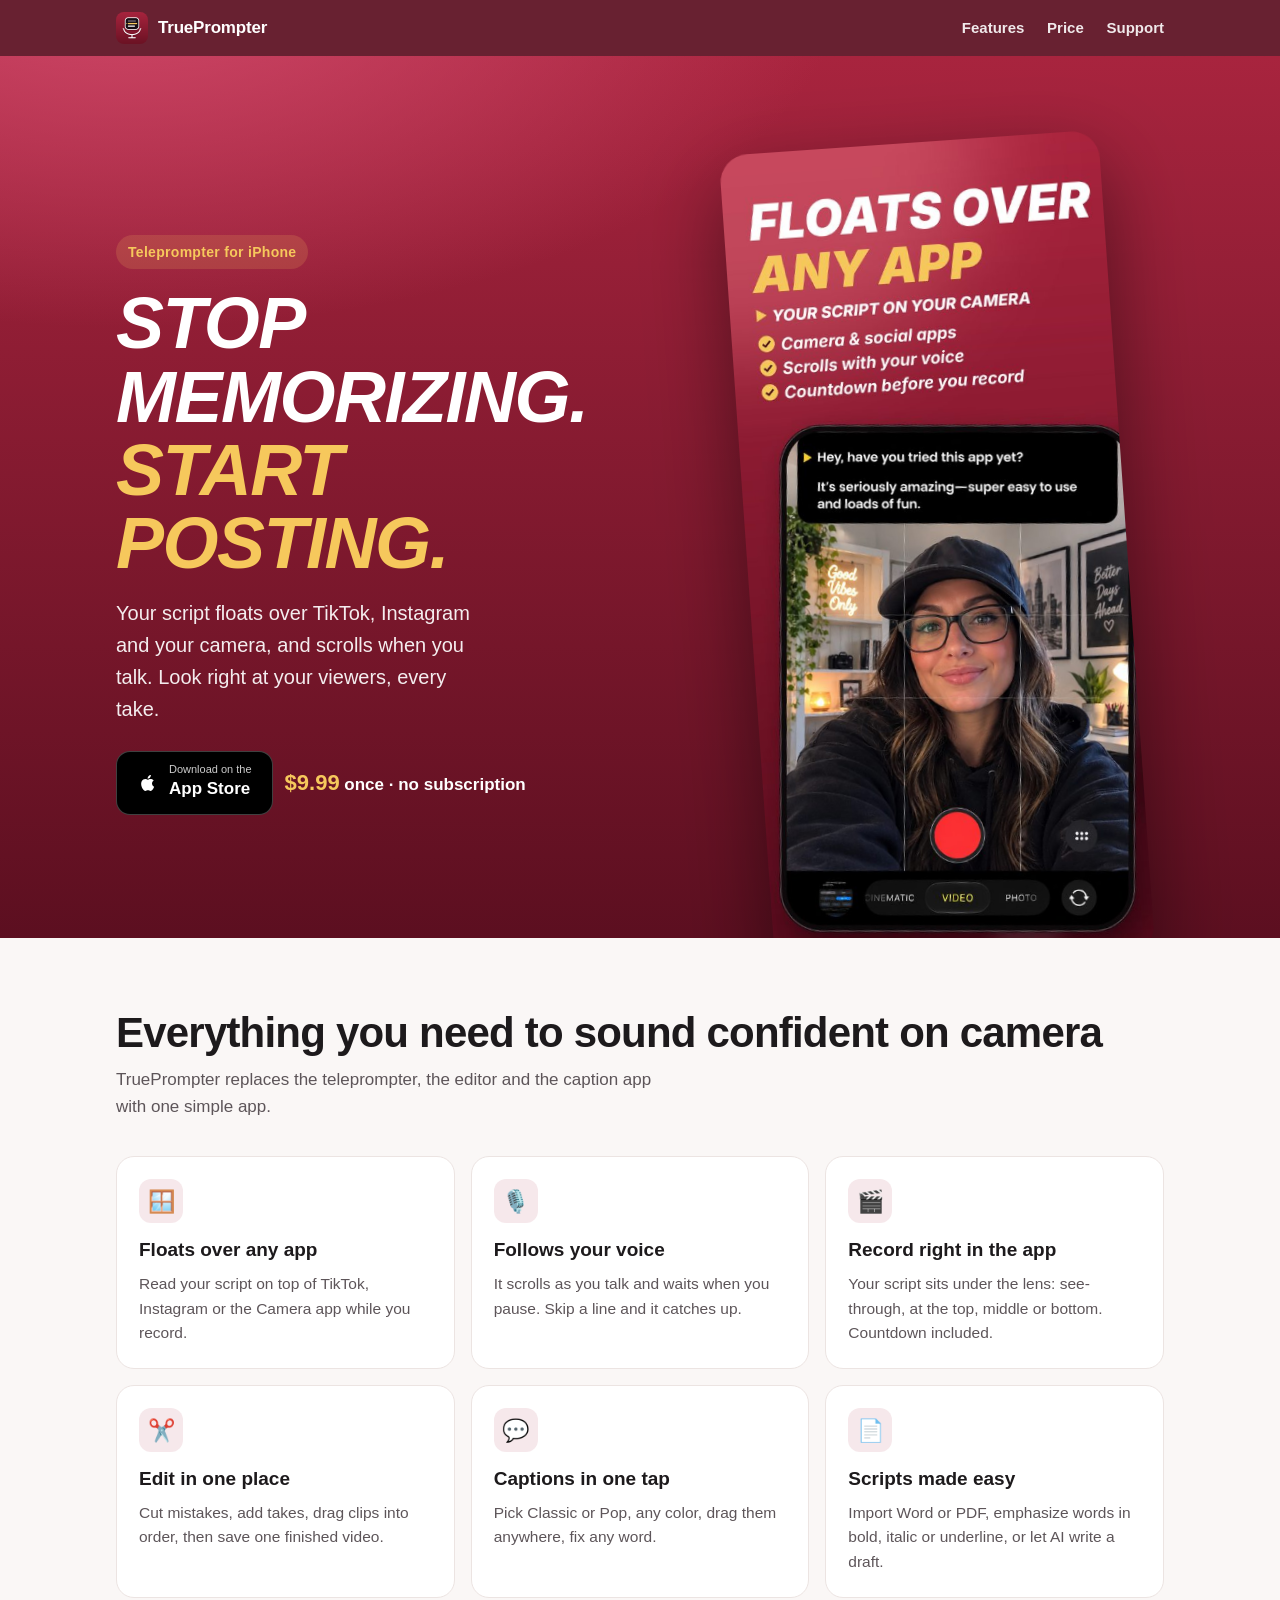
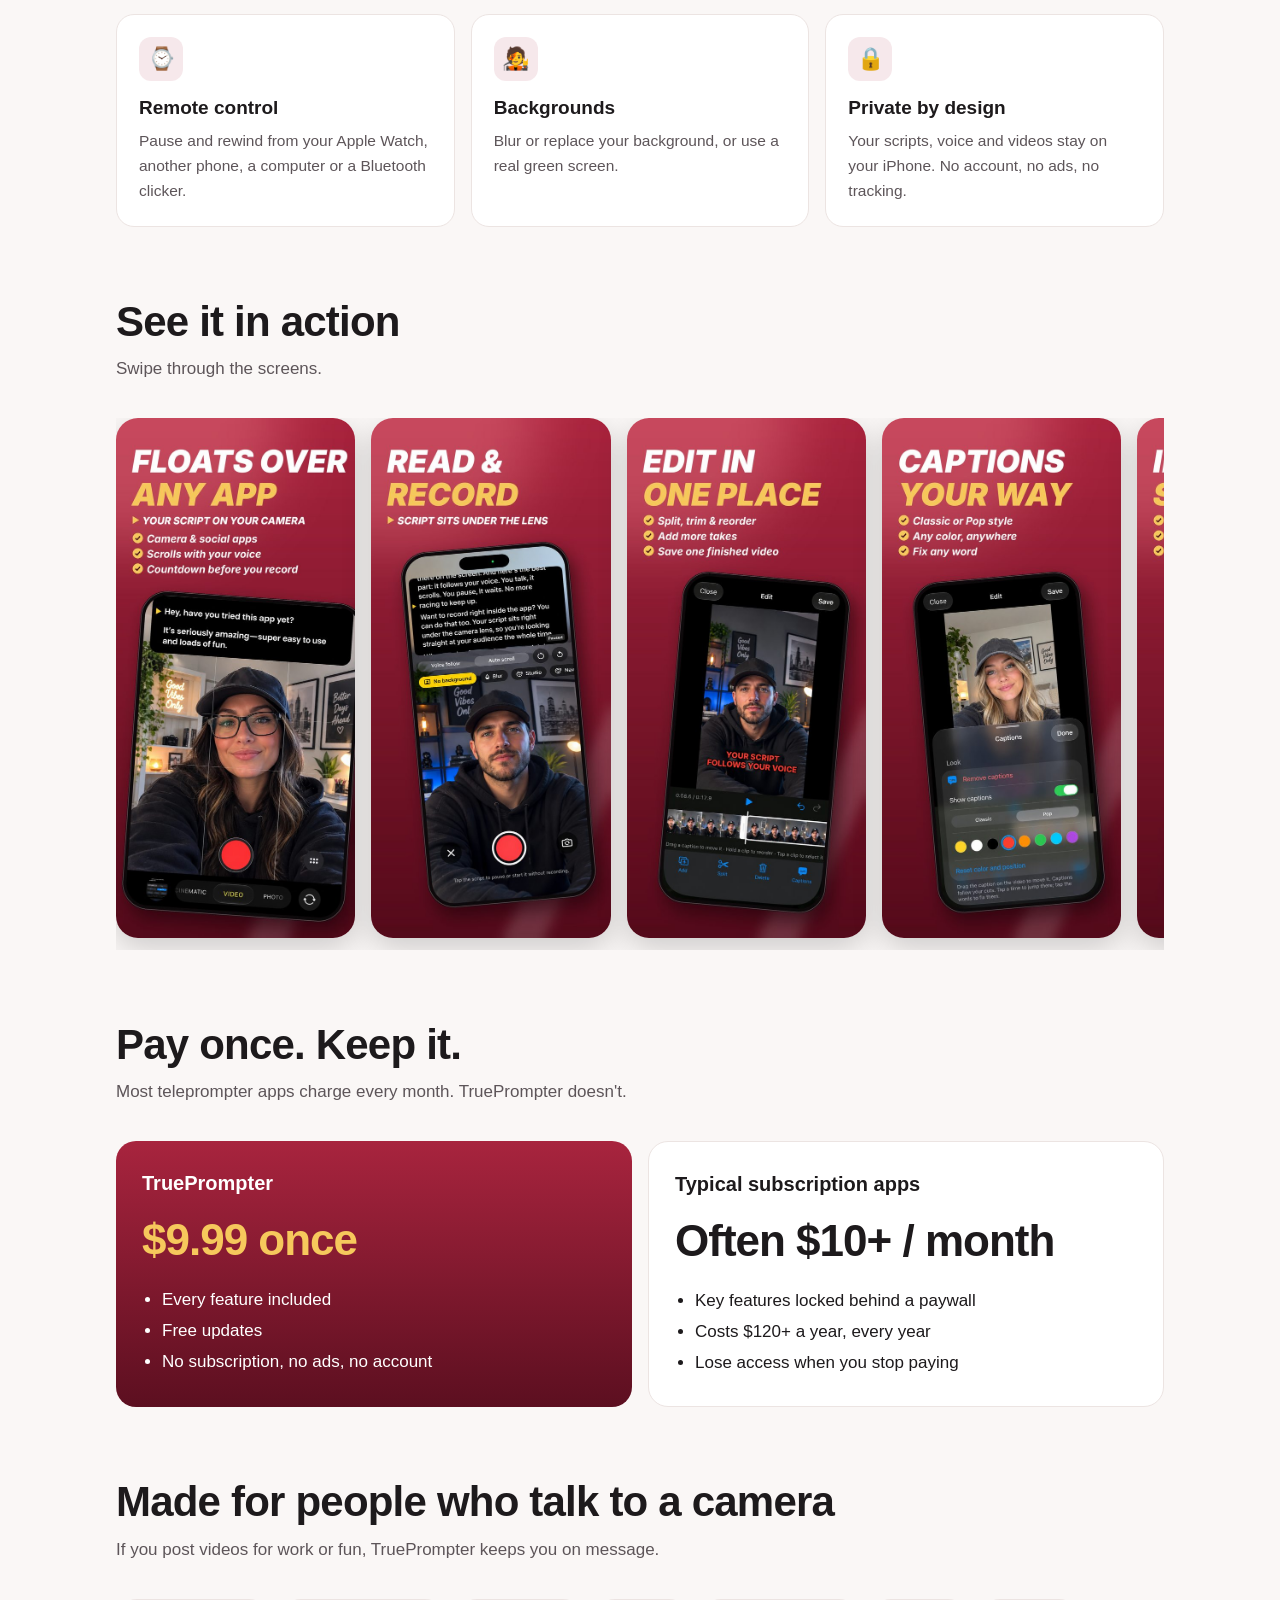
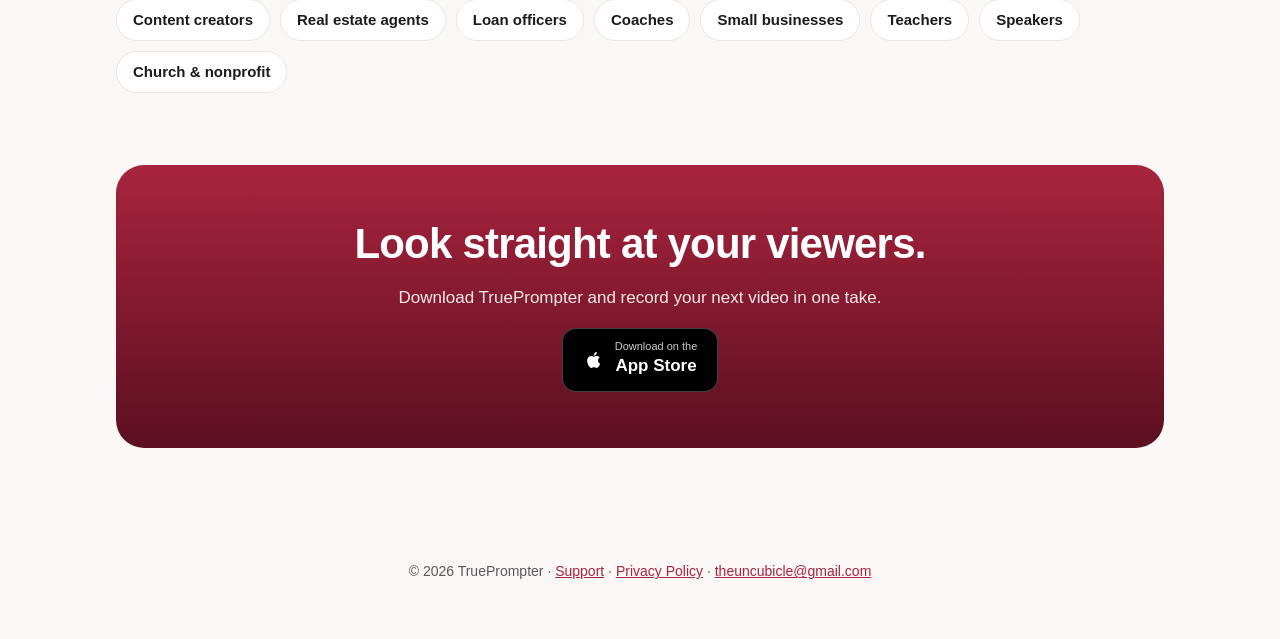
<file: index.html>
<!doctype html>
<html lang="en">
<head>
<meta charset="utf-8">
<meta name="viewport" content="width=device-width, initial-scale=1">
<title>TruePrompter: Teleprompter</title>
<meta name="description" content="The teleprompter that floats over any app and follows your voice. Record, cut, caption and save one finished video. Pay once, no subscription.">
<meta property="og:title" content="TruePrompter: the teleprompter that follows your voice">
<meta property="og:description" content="Floats over TikTok, Instagram and your camera. Scrolls when you talk, waits when you pause. Pay once, no subscription.">
<meta property="og:image" content="https://theuncubicle-hub.github.io/trueprompter/img/01-float.jpg">
<link rel="icon" href="favicon.png">
<link rel="apple-touch-icon" href="apple-touch-icon.png">
<style>
:root {
  --burgundy: #a8243e; --burgundy-deep: #5c0f20; --gold: #f6c85c;
  --ink: #1d1a1c; --muted: #5d5559; --bg: #faf7f6; --card: #fff; --line: #ece4e2;
}
@media (prefers-color-scheme: dark) {
  :root { --ink: #f3eeee; --muted: #b9adb0; --bg: #161113; --card: #211a1d; --line: #3a2e32; }
}
* { box-sizing: border-box; }
html { scroll-behavior: smooth; }
body { margin: 0; font: 17px/1.6 -apple-system, BlinkMacSystemFont, "Segoe UI", Roboto, Helvetica, Arial, sans-serif; color: var(--ink); background: var(--bg); }
a { color: var(--burgundy); }
@media (prefers-color-scheme: dark) { a { color: var(--gold); } }
.wrap { max-width: 1080px; margin: 0 auto; padding: 0 16px; }

/* top bar */
.bar { position: sticky; top: 0; z-index: 5; background: rgba(92,15,32,.92); backdrop-filter: blur(10px); -webkit-backdrop-filter: blur(10px); }
.bar .wrap { display: flex; align-items: center; justify-content: space-between; height: 56px; }
.brand { display: flex; align-items: center; gap: 10px; color: #fff; text-decoration: none; font-weight: 800; letter-spacing: -.2px; }
.brand img { width: 32px; height: 32px; border-radius: 8px; }
.bar nav a { color: #fff; text-decoration: none; font-size: 15px; font-weight: 600; margin-left: 18px; opacity: .9; }

/* hero */
.hero { background: radial-gradient(1200px 600px at 10% -10%, #d0496a 0%, transparent 60%), linear-gradient(180deg, var(--burgundy), var(--burgundy-deep)); color: #fff; overflow: hidden; }
.hero .wrap { display: grid; grid-template-columns: 1.1fr .9fr; gap: 32px; align-items: center; padding-top: 56px; padding-bottom: 0; }
.eyebrow { display: inline-block; background: rgba(246,200,92,.16); color: var(--gold); font-weight: 700; font-size: 14px; padding: 6px 12px; border-radius: 999px; letter-spacing: .3px; }
.hero h1 { font-size: clamp(40px, 6.4vw, 72px); line-height: 1.02; margin: 18px 0 16px; font-weight: 900; font-style: italic; letter-spacing: -1.5px; text-transform: uppercase; }
.hero h1 span { color: var(--gold); display: block; }
.hero p.lead { font-size: 20px; opacity: .92; max-width: 34ch; margin: 0 0 26px; }
.cta { display: flex; flex-wrap: wrap; gap: 12px; align-items: center; }
.store { display: inline-flex; align-items: center; gap: 10px; background: #000; color: #fff !important; text-decoration: none; padding: 12px 20px; border-radius: 14px; font-weight: 700; border: 1px solid rgba(255,255,255,.25); }
.store svg { width: 22px; height: 22px; fill: #fff; }
.store small { display: block; font-size: 11px; font-weight: 500; opacity: .8; line-height: 1; }
.price { color: #fff; font-weight: 700; }
.price b { color: var(--gold); font-size: 22px; }
.hero-phone { align-self: end; justify-self: center; }
.hero-phone img { width: min(380px, 80vw); display: block; transform: rotate(-4deg) translateY(30px); filter: drop-shadow(0 30px 40px rgba(0,0,0,.45)); border-radius: 28px; }

/* sections */
section { padding: 72px 0; }
h2 { font-size: clamp(30px, 4vw, 42px); line-height: 1.1; margin: 0 0 10px; font-weight: 900; letter-spacing: -.8px; }
.sub { color: var(--muted); margin: 0 0 36px; max-width: 60ch; }
.features { display: grid; grid-template-columns: repeat(3, 1fr); gap: 16px; }
.feature { background: var(--card); border: 1px solid var(--line); border-radius: 18px; padding: 22px; }
.feature .ico { width: 44px; height: 44px; border-radius: 12px; display: grid; place-items: center; background: rgba(168,36,62,.1); font-size: 22px; margin-bottom: 12px; }
.feature h3 { margin: 0 0 6px; font-size: 19px; }
.feature p { margin: 0; color: var(--muted); font-size: 15.5px; }

.shots { display: flex; gap: 16px; overflow-x: auto; scroll-snap-type: x mandatory; padding-bottom: 12px; -webkit-overflow-scrolling: touch; }
.shots img { height: 520px; width: auto; border-radius: 22px; scroll-snap-align: start; box-shadow: 0 10px 30px rgba(0,0,0,.18); }

.compare { display: grid; grid-template-columns: 1fr 1fr; gap: 16px; }
.plan { border-radius: 20px; padding: 26px; border: 1px solid var(--line); background: var(--card); }
.plan.us { background: linear-gradient(180deg, var(--burgundy), var(--burgundy-deep)); color: #fff; border: none; }
.plan h3 { margin: 0 0 4px; font-size: 20px; }
.plan .amount { font-size: 44px; font-weight: 900; letter-spacing: -1px; margin: 6px 0 10px; }
.plan.us .amount { color: var(--gold); }
.plan ul { margin: 0; padding-left: 20px; }
.plan li { margin: 4px 0; }

.who { display: flex; flex-wrap: wrap; gap: 10px; }
.who span { background: var(--card); border: 1px solid var(--line); border-radius: 999px; padding: 8px 16px; font-weight: 600; font-size: 15px; }

.final { text-align: center; background: linear-gradient(180deg, var(--burgundy), var(--burgundy-deep)); color: #fff; border-radius: 28px; padding: 56px 20px; }
.final h2 { color: #fff; }
.final p { opacity: .9; }
.final .cta { justify-content: center; }

footer { text-align: center; color: var(--muted); font-size: 14px; padding: 40px 16px 56px; }

@media (max-width: 820px) {
  .hero .wrap { grid-template-columns: 1fr; padding-top: 40px; text-align: left; }
  .hero-phone img { transform: rotate(-3deg) translateY(24px); width: min(300px, 78vw); }
  .features { grid-template-columns: 1fr; }
  .compare { grid-template-columns: 1fr; }
  .shots img { height: 440px; }
  .bar nav a:not(:last-child) { display: none; }
  section { padding: 56px 0; }
}
</style>
</head>
<body>

<div class="bar">
  <div class="wrap">
    <a class="brand" href="./"><img src="icon.png" alt="">TruePrompter</a>
    <nav>
      <a href="#features">Features</a>
      <a href="#price">Price</a>
      <a href="support.html">Support</a>
    </nav>
  </div>
</div>

<header class="hero">
  <div class="wrap">
    <div>
      <span class="eyebrow">Teleprompter for iPhone</span>
      <h1>Stop memorizing. <span>Start posting.</span></h1>
      <p class="lead">Your script floats over TikTok, Instagram and your camera, and scrolls when you talk. Look right at your viewers, every take.</p>
      <div class="cta">
        <a class="store" id="store" href="#">
          <svg viewBox="0 0 24 24" aria-hidden="true"><path d="M16.37 12.6c-.02-2.2 1.8-3.26 1.88-3.31-1.03-1.5-2.62-1.7-3.18-1.73-1.35-.14-2.64.8-3.33.8-.69 0-1.74-.78-2.86-.76-1.47.02-2.83.86-3.59 2.17-1.53 2.66-.39 6.59 1.1 8.74.73 1.05 1.6 2.24 2.73 2.19 1.1-.04 1.51-.71 2.84-.71 1.32 0 1.7.71 2.86.69 1.18-.02 1.93-1.07 2.65-2.13.84-1.22 1.18-2.4 1.2-2.46-.03-.01-2.3-.88-2.3-3.5zM14.2 6.13c.6-.73 1.01-1.75.9-2.76-.87.04-1.92.58-2.55 1.31-.56.65-1.05 1.69-.92 2.68.97.08 1.96-.49 2.57-1.23z"/></svg>
          <span><small id="store-small">Download on the</small>App Store</span>
        </a>
        <span class="price"><b>$9.99</b> once · no subscription</span>
      </div>
    </div>
    <div class="hero-phone"><img src="img/01-float.jpg" alt="TruePrompter floating a script over the iPhone camera"></div>
  </div>
</header>

<main>
  <section id="features">
    <div class="wrap">
      <h2>Everything you need to sound confident on camera</h2>
      <p class="sub">TruePrompter replaces the teleprompter, the editor and the caption app with one simple app.</p>
      <div class="features">
        <div class="feature"><div class="ico">🪟</div><h3>Floats over any app</h3><p>Read your script on top of TikTok, Instagram or the Camera app while you record.</p></div>
        <div class="feature"><div class="ico">🎙️</div><h3>Follows your voice</h3><p>It scrolls as you talk and waits when you pause. Skip a line and it catches up.</p></div>
        <div class="feature"><div class="ico">🎬</div><h3>Record right in the app</h3><p>Your script sits under the lens: see-through, at the top, middle or bottom. Countdown included.</p></div>
        <div class="feature"><div class="ico">✂️</div><h3>Edit in one place</h3><p>Cut mistakes, add takes, drag clips into order, then save one finished video.</p></div>
        <div class="feature"><div class="ico">💬</div><h3>Captions in one tap</h3><p>Pick Classic or Pop, any color, drag them anywhere, fix any word.</p></div>
        <div class="feature"><div class="ico">📄</div><h3>Scripts made easy</h3><p>Import Word or PDF, emphasize words in bold, italic or underline, or let AI write a draft.</p></div>
        <div class="feature"><div class="ico">⌚</div><h3>Remote control</h3><p>Pause and rewind from your Apple Watch, another phone, a computer or a Bluetooth clicker.</p></div>
        <div class="feature"><div class="ico">🧑‍🎤</div><h3>Backgrounds</h3><p>Blur or replace your background, or use a real green screen.</p></div>
        <div class="feature"><div class="ico">🔒</div><h3>Private by design</h3><p>Your scripts, voice and videos stay on your iPhone. No account, no ads, no tracking.</p></div>
      </div>
    </div>
  </section>

  <section style="padding-top:0">
    <div class="wrap">
      <h2>See it in action</h2>
      <p class="sub">Swipe through the screens.</p>
      <div class="shots">
        <img src="img/01-float.jpg" alt="Floats over any app" loading="lazy">
        <img src="img/02-record.jpg" alt="Read and record" loading="lazy">
        <img src="img/03-edit.jpg" alt="Edit in one place" loading="lazy">
        <img src="img/04-captions.jpg" alt="Captions your way" loading="lazy">
        <img src="img/05-scripts.jpg" alt="Import scripts" loading="lazy">
        <img src="img/06-pay-once.jpg" alt="Pay once, keep it" loading="lazy">
      </div>
    </div>
  </section>

  <section id="price" style="padding-top:0">
    <div class="wrap">
      <h2>Pay once. Keep it.</h2>
      <p class="sub">Most teleprompter apps charge every month. TruePrompter doesn't.</p>
      <div class="compare">
        <div class="plan us">
          <h3>TruePrompter</h3>
          <div class="amount">$9.99 once</div>
          <ul>
            <li>Every feature included</li>
            <li>Free updates</li>
            <li>No subscription, no ads, no account</li>
          </ul>
        </div>
        <div class="plan">
          <h3>Typical subscription apps</h3>
          <div class="amount">Often $10+ / month</div>
          <ul>
            <li>Key features locked behind a paywall</li>
            <li>Costs $120+ a year, every year</li>
            <li>Lose access when you stop paying</li>
          </ul>
        </div>
      </div>
    </div>
  </section>

  <section style="padding-top:0">
    <div class="wrap">
      <h2>Made for people who talk to a camera</h2>
      <p class="sub">If you post videos for work or fun, TruePrompter keeps you on message.</p>
      <div class="who">
        <span>Content creators</span><span>Real estate agents</span><span>Loan officers</span><span>Coaches</span><span>Small businesses</span><span>Teachers</span><span>Speakers</span><span>Church &amp; nonprofit</span>
      </div>
    </div>
  </section>

  <section style="padding-top:0">
    <div class="wrap">
      <div class="final">
        <h2>Look straight at your viewers.</h2>
        <p>Download TruePrompter and record your next video in one take.</p>
        <div class="cta">
          <a class="store" href="#" data-store>
            <svg viewBox="0 0 24 24" aria-hidden="true"><path d="M16.37 12.6c-.02-2.2 1.8-3.26 1.88-3.31-1.03-1.5-2.62-1.7-3.18-1.73-1.35-.14-2.64.8-3.33.8-.69 0-1.74-.78-2.86-.76-1.47.02-2.83.86-3.59 2.17-1.53 2.66-.39 6.59 1.1 8.74.73 1.05 1.6 2.24 2.73 2.19 1.1-.04 1.51-.71 2.84-.71 1.32 0 1.7.71 2.86.69 1.18-.02 1.93-1.07 2.65-2.13.84-1.22 1.18-2.4 1.2-2.46-.03-.01-2.3-.88-2.3-3.5zM14.2 6.13c.6-.73 1.01-1.75.9-2.76-.87.04-1.92.58-2.55 1.31-.56.65-1.05 1.69-.92 2.68.97.08 1.96-.49 2.57-1.23z"/></svg>
            <span><small data-store-small>Download on the</small>App Store</span>
          </a>
        </div>
      </div>
    </div>
  </section>
</main>

<footer>
  © 2026 TruePrompter · <a href="support.html">Support</a> · <a href="privacy.html">Privacy Policy</a> · <a href="mailto:theuncubicle@gmail.com">theuncubicle@gmail.com</a>
</footer>

<script>
  // When the app goes live, put its App Store link here and the buttons switch over.
  var APP_STORE_URL = "https://apps.apple.com/us/app/trueprompter-teleprompter/id6828691448";
  document.querySelectorAll('.store').forEach(function (a) {
    if (APP_STORE_URL) {
      a.href = APP_STORE_URL;
      var small = a.querySelector('small'); if (small) small.textContent = 'Download on the';
    } else {
      a.addEventListener('click', function (e) { e.preventDefault(); });
      a.style.cursor = 'default';
    }
  });
</script>
</body>
</html>
</file>
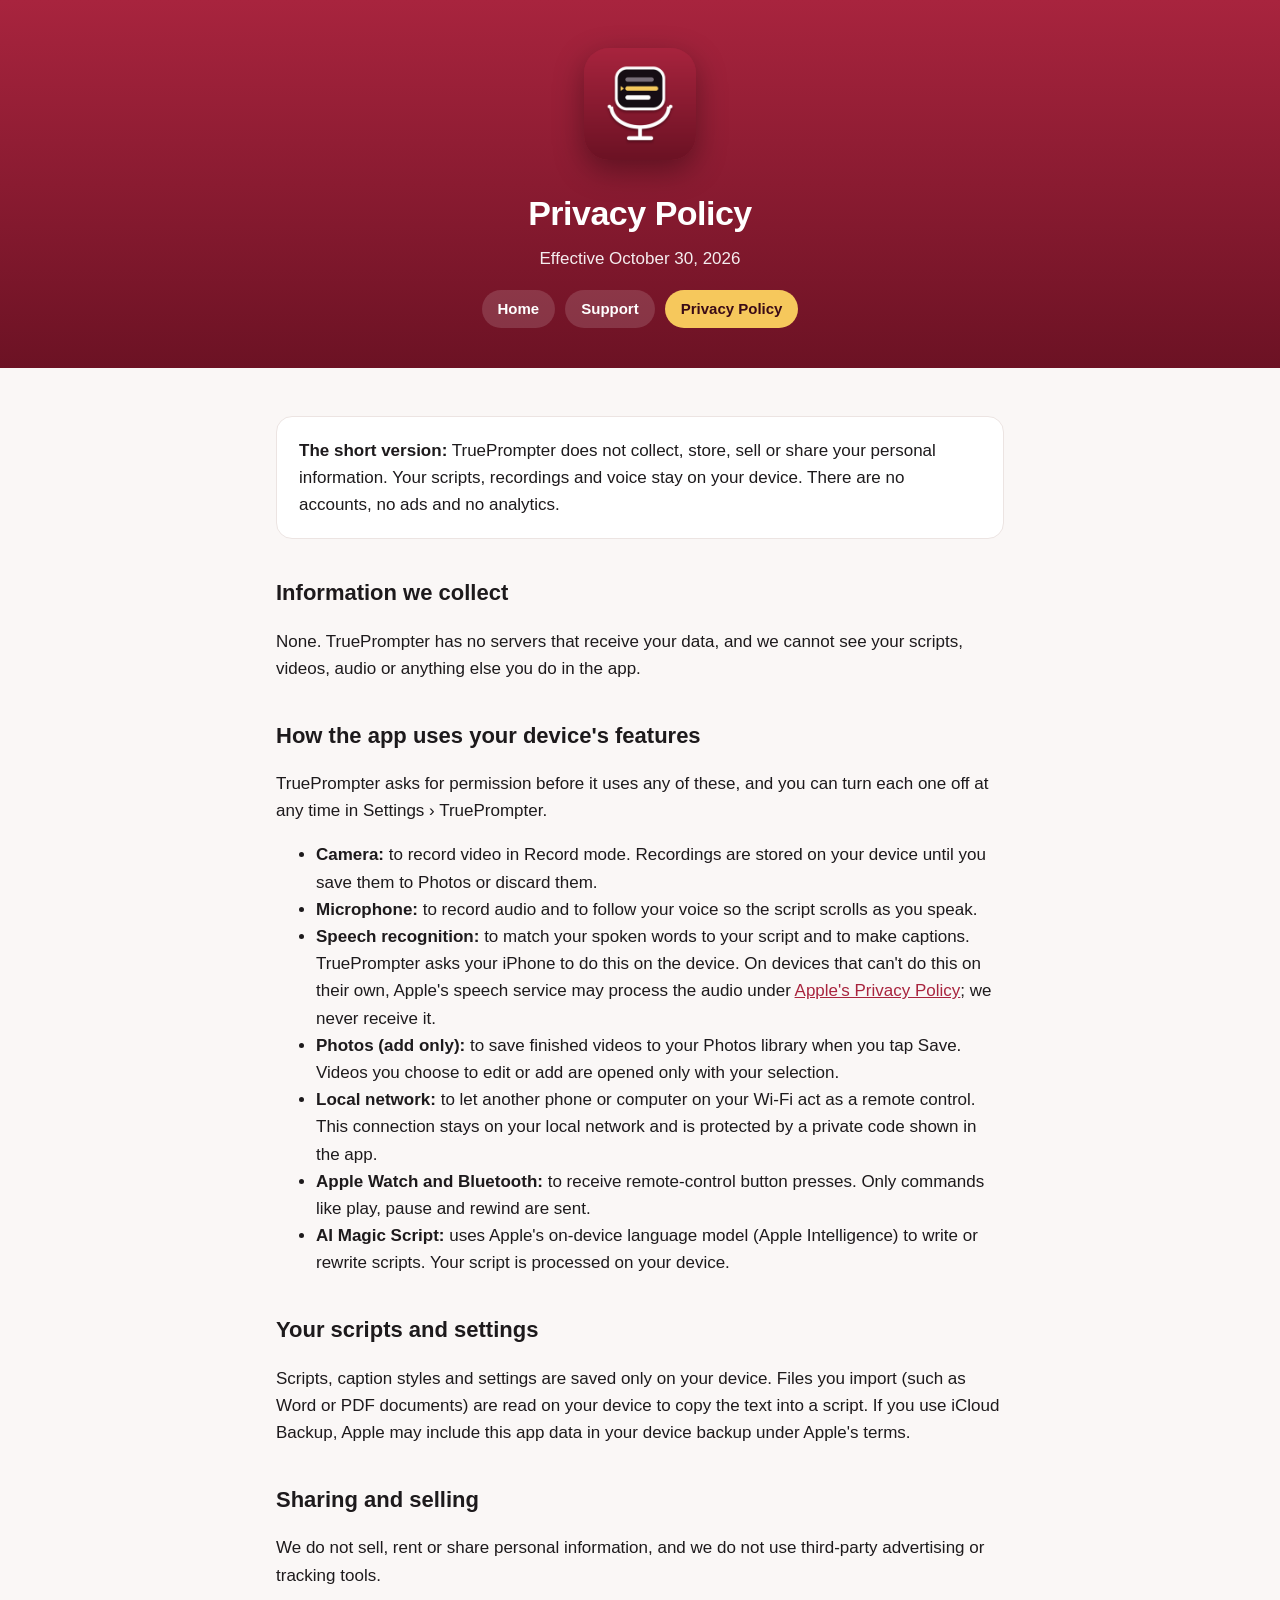
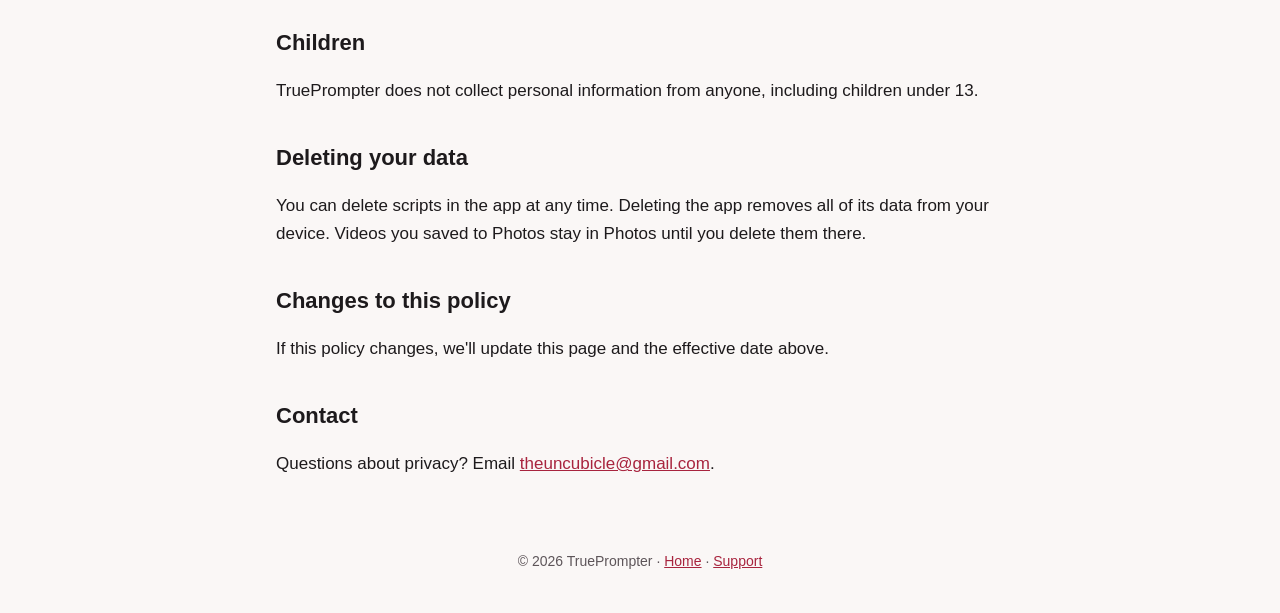
<file: privacy.html>
<!doctype html>
<html lang="en">
<head>
<meta charset="utf-8">
<meta name="viewport" content="width=device-width, initial-scale=1">
<title>TruePrompter Privacy Policy</title>
<meta name="description" content="TruePrompter does not collect your data. Everything stays on your device.">
<link rel="icon" href="favicon.png">
<link rel="apple-touch-icon" href="apple-touch-icon.png">
<link rel="stylesheet" href="style.css">
</head>
<body>
<header>
  <img src="icon.png" alt="TruePrompter app icon">
  <h1>Privacy Policy</h1>
  <p>Effective October 30, 2026</p>
  <nav>
    <a href="./">Home</a>
    <a href="support.html">Support</a>
    <a href="privacy.html" aria-current="page">Privacy Policy</a>
  </nav>
</header>
<main>
  <div class="card">
    <strong>The short version:</strong> TruePrompter does not collect, store, sell or share your personal information. Your scripts, recordings and voice stay on your device. There are no accounts, no ads and no analytics.
  </div>

  <h2>Information we collect</h2>
  <p>None. TruePrompter has no servers that receive your data, and we cannot see your scripts, videos, audio or anything else you do in the app.</p>

  <h2>How the app uses your device's features</h2>
  <p>TruePrompter asks for permission before it uses any of these, and you can turn each one off at any time in Settings › TruePrompter.</p>
  <ul>
    <li><strong>Camera:</strong> to record video in Record mode. Recordings are stored on your device until you save them to Photos or discard them.</li>
    <li><strong>Microphone:</strong> to record audio and to follow your voice so the script scrolls as you speak.</li>
    <li><strong>Speech recognition:</strong> to match your spoken words to your script and to make captions. TruePrompter asks your iPhone to do this on the device. On devices that can't do this on their own, Apple's speech service may process the audio under <a href="https://www.apple.com/legal/privacy/">Apple's Privacy Policy</a>; we never receive it.</li>
    <li><strong>Photos (add only):</strong> to save finished videos to your Photos library when you tap Save. Videos you choose to edit or add are opened only with your selection.</li>
    <li><strong>Local network:</strong> to let another phone or computer on your Wi-Fi act as a remote control. This connection stays on your local network and is protected by a private code shown in the app.</li>
    <li><strong>Apple Watch and Bluetooth:</strong> to receive remote-control button presses. Only commands like play, pause and rewind are sent.</li>
    <li><strong>AI Magic Script:</strong> uses Apple's on-device language model (Apple Intelligence) to write or rewrite scripts. Your script is processed on your device.</li>
  </ul>

  <h2>Your scripts and settings</h2>
  <p>Scripts, caption styles and settings are saved only on your device. Files you import (such as Word or PDF documents) are read on your device to copy the text into a script. If you use iCloud Backup, Apple may include this app data in your device backup under Apple's terms.</p>

  <h2>Sharing and selling</h2>
  <p>We do not sell, rent or share personal information, and we do not use third-party advertising or tracking tools.</p>

  <h2>Children</h2>
  <p>TruePrompter does not collect personal information from anyone, including children under 13.</p>

  <h2>Deleting your data</h2>
  <p>You can delete scripts in the app at any time. Deleting the app removes all of its data from your device. Videos you saved to Photos stay in Photos until you delete them there.</p>

  <h2>Changes to this policy</h2>
  <p>If this policy changes, we'll update this page and the effective date above.</p>

  <h2>Contact</h2>
  <p>Questions about privacy? Email <a href="mailto:theuncubicle@gmail.com?subject=TruePrompter%20privacy">theuncubicle@gmail.com</a>.</p>
</main>
<footer>© 2026 TruePrompter · <a href="./">Home</a> · <a href="support.html">Support</a></footer>
</body>
</html>
</file>
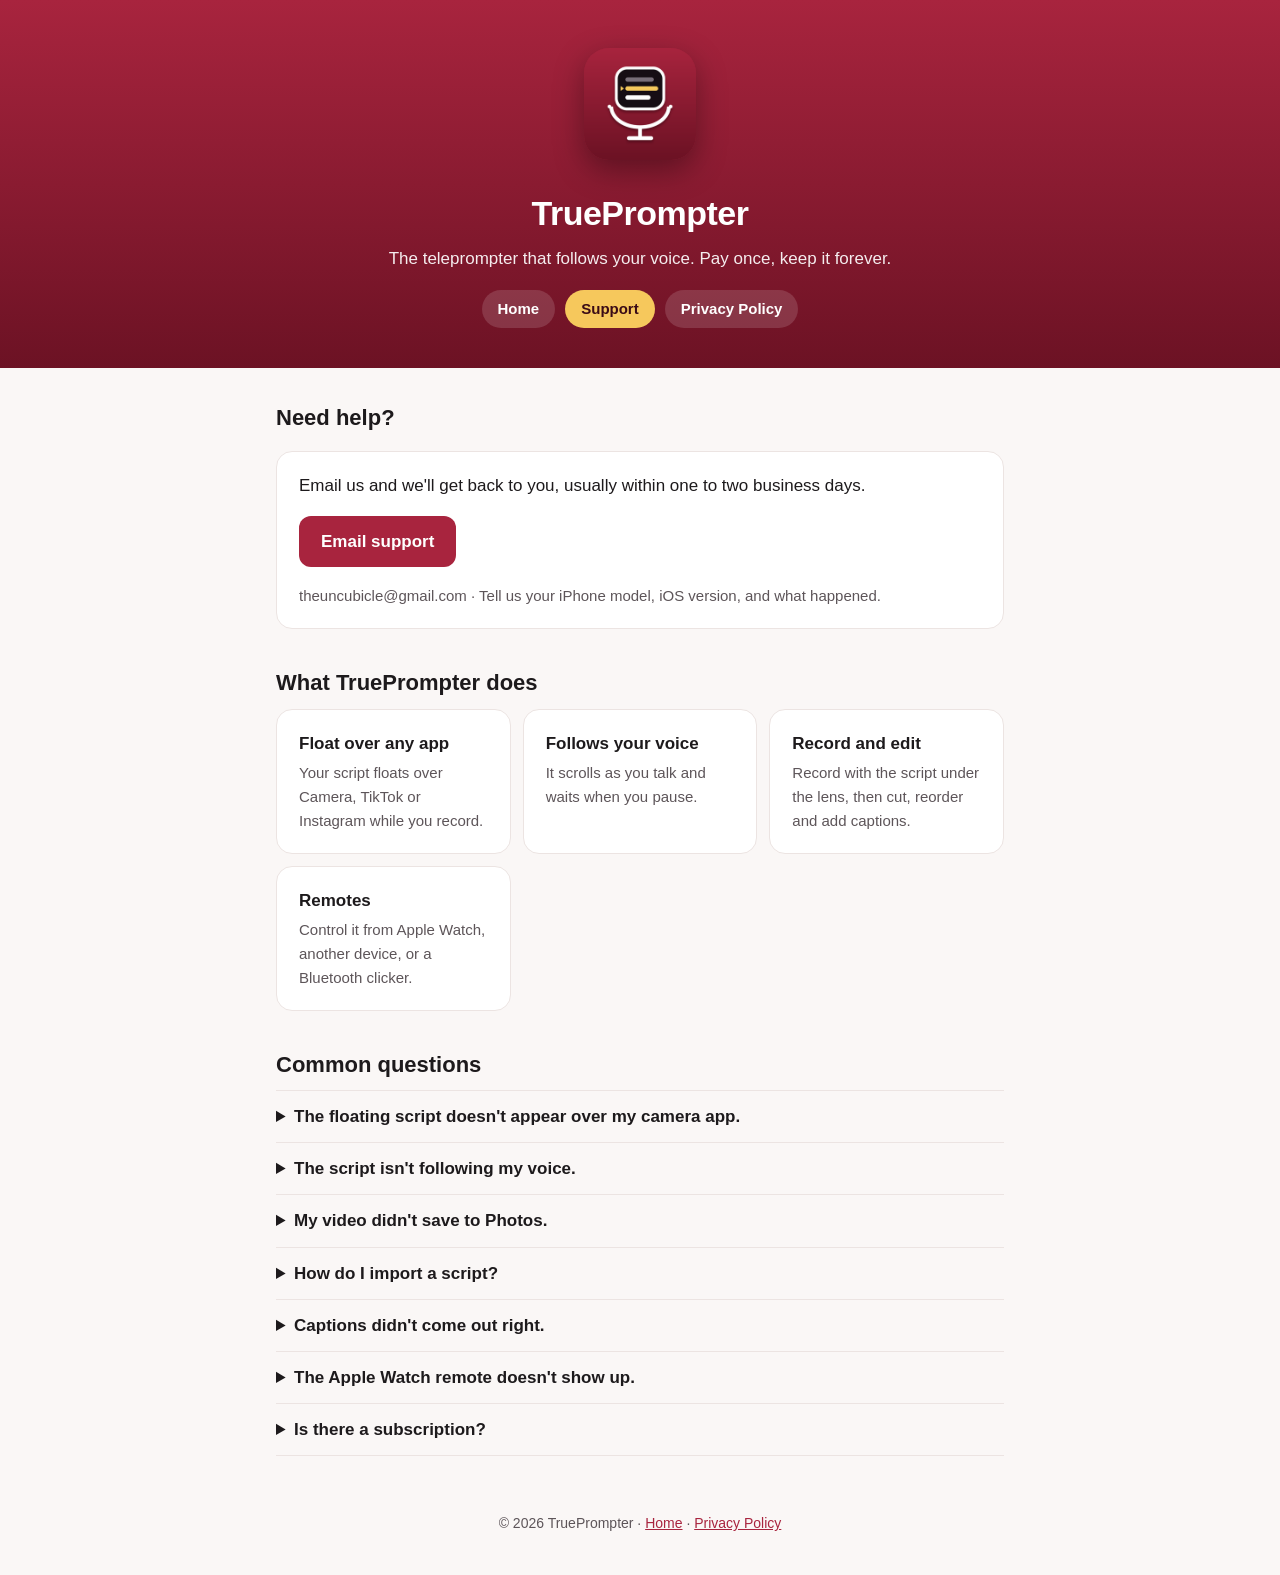
<file: support.html>
<!doctype html>
<html lang="en">
<head>
<meta charset="utf-8">
<meta name="viewport" content="width=device-width, initial-scale=1">
<title>TruePrompter Support</title>
<meta name="description" content="Help and support for TruePrompter, the pay-once teleprompter that floats over any app and follows your voice.">
<link rel="icon" href="favicon.png">
<link rel="apple-touch-icon" href="apple-touch-icon.png">
<link rel="stylesheet" href="style.css">
</head>
<body>
<header>
  <img src="icon.png" alt="TruePrompter app icon">
  <h1>TruePrompter</h1>
  <p>The teleprompter that follows your voice. Pay once, keep it forever.</p>
  <nav>
    <a href="./">Home</a>
    <a href="support.html" aria-current="page">Support</a>
    <a href="privacy.html">Privacy Policy</a>
  </nav>
</header>
<main>
  <h2>Need help?</h2>
  <div class="card">
    <p style="margin-top:0">Email us and we'll get back to you, usually within one to two business days.</p>
    <p><a class="button" href="mailto:theuncubicle@gmail.com?subject=TruePrompter%20support">Email support</a></p>
    <p class="muted" style="margin-bottom:0">theuncubicle@gmail.com · Tell us your iPhone model, iOS version, and what happened.</p>
  </div>

  <h2>What TruePrompter does</h2>
  <div class="grid">
    <div class="card"><h3>Float over any app</h3><p>Your script floats over Camera, TikTok or Instagram while you record.</p></div>
    <div class="card"><h3>Follows your voice</h3><p>It scrolls as you talk and waits when you pause.</p></div>
    <div class="card"><h3>Record and edit</h3><p>Record with the script under the lens, then cut, reorder and add captions.</p></div>
    <div class="card"><h3>Remotes</h3><p>Control it from Apple Watch, another device, or a Bluetooth clicker.</p></div>
  </div>

  <h2>Common questions</h2>
  <details>
    <summary>The floating script doesn't appear over my camera app.</summary>
    <p>Make sure Picture in Picture is on: Settings › General › Picture in Picture › Start PiP Automatically. Then open TruePrompter, tap Float, and switch to your camera app.</p>
  </details>
  <details>
    <summary>The script isn't following my voice.</summary>
    <p>Check that TruePrompter can use the Microphone and Speech Recognition in Settings › TruePrompter. Speak at a normal pace; it catches up if you skip a line.</p>
  </details>
  <details>
    <summary>My video didn't save to Photos.</summary>
    <p>Videos are saved only when you tap Save in the editor. If nothing saves, allow TruePrompter to add to Photos in Settings › TruePrompter › Photos.</p>
  </details>
  <details>
    <summary>How do I import a script?</summary>
    <p>Tap your script name on the home screen, then Import. Word (.docx), PDF, text and RTF files work. For a Pages or older .doc file, export it as .docx or PDF first.</p>
  </details>
  <details>
    <summary>Captions didn't come out right.</summary>
    <p>In the editor, open Captions to fix any word, change the style or color, or tap Listen again. Captions follow your cuts automatically.</p>
  </details>
  <details>
    <summary>The Apple Watch remote doesn't show up.</summary>
    <p>On your iPhone, open the Watch app, scroll to Available Apps, and tap Install next to TruePrompter.</p>
  </details>
  <details>
    <summary>Is there a subscription?</summary>
    <p>No. TruePrompter is a one-time purchase. There are no subscriptions, ads or accounts.</p>
  </details>
</main>
<footer>© 2026 TruePrompter · <a href="./">Home</a> · <a href="privacy.html">Privacy Policy</a></footer>
</body>
</html>
</file>
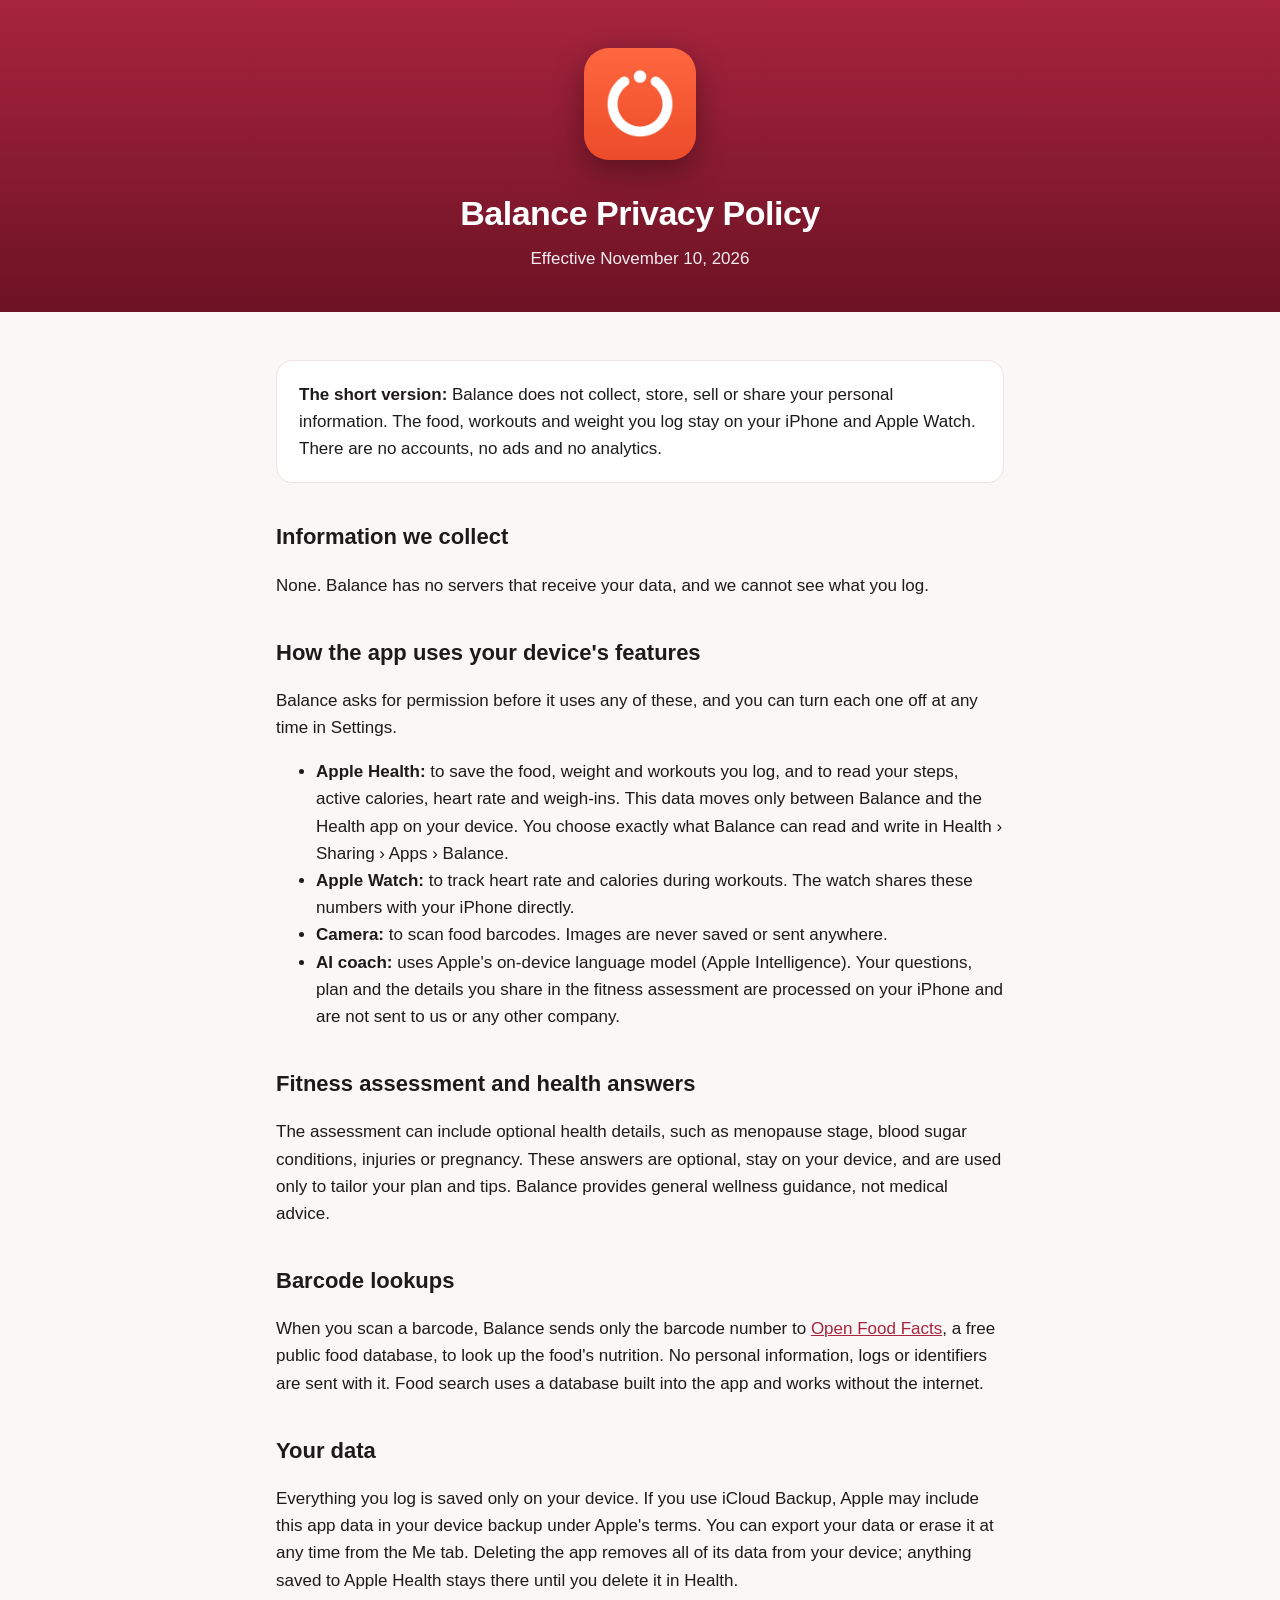
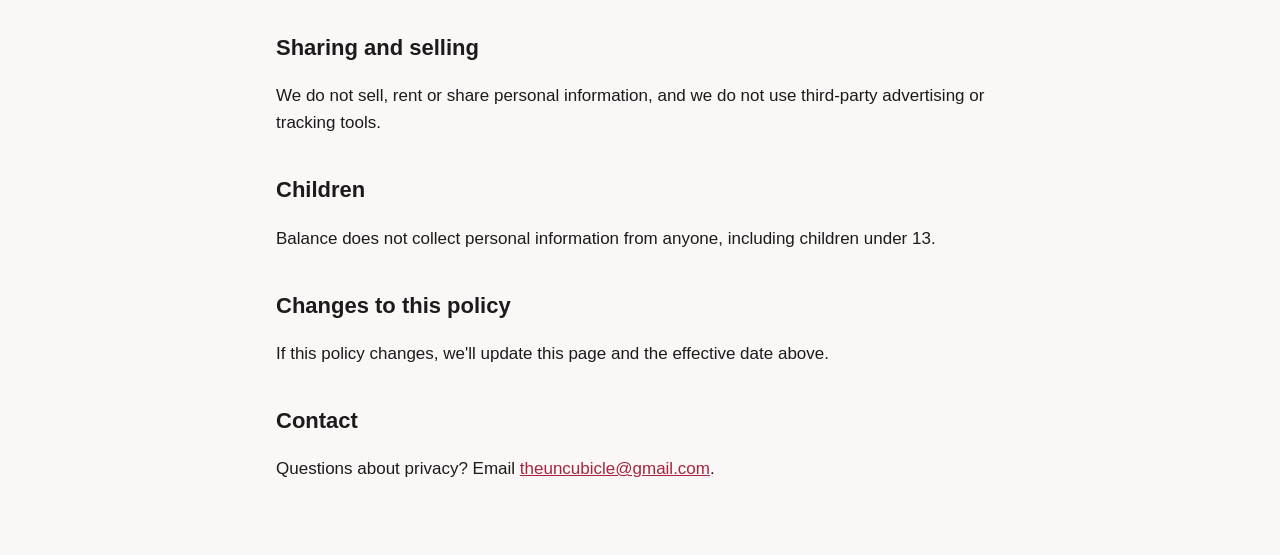
<file: balance/privacy.html>
<!doctype html>
<html lang="en">
<head>
<meta charset="utf-8">
<meta name="viewport" content="width=device-width, initial-scale=1">
<title>Balance Privacy Policy</title>
<meta name="description" content="Balance does not collect your data. Everything you log stays on your iPhone.">
<link rel="icon" href="icon.png">
<link rel="stylesheet" href="../style.css">
</head>
<body>
<header>
  <img src="icon.png" alt="Balance app icon">
  <h1>Balance Privacy Policy</h1>
  <p>Effective November 10, 2026</p>
</header>
<main>
  <div class="card">
    <strong>The short version:</strong> Balance does not collect, store, sell or share your personal information. The food, workouts and weight you log stay on your iPhone and Apple Watch. There are no accounts, no ads and no analytics.
  </div>

  <h2>Information we collect</h2>
  <p>None. Balance has no servers that receive your data, and we cannot see what you log.</p>

  <h2>How the app uses your device's features</h2>
  <p>Balance asks for permission before it uses any of these, and you can turn each one off at any time in Settings.</p>
  <ul>
    <li><strong>Apple Health:</strong> to save the food, weight and workouts you log, and to read your steps, active calories, heart rate and weigh-ins. This data moves only between Balance and the Health app on your device. You choose exactly what Balance can read and write in Health › Sharing › Apps › Balance.</li>
    <li><strong>Apple Watch:</strong> to track heart rate and calories during workouts. The watch shares these numbers with your iPhone directly.</li>
    <li><strong>Camera:</strong> to scan food barcodes. Images are never saved or sent anywhere.</li>
    <li><strong>AI coach:</strong> uses Apple's on-device language model (Apple Intelligence). Your questions, plan and the details you share in the fitness assessment are processed on your iPhone and are not sent to us or any other company.</li>
  </ul>

  <h2>Fitness assessment and health answers</h2>
  <p>The assessment can include optional health details, such as menopause stage, blood sugar conditions, injuries or pregnancy. These answers are optional, stay on your device, and are used only to tailor your plan and tips. Balance provides general wellness guidance, not medical advice.</p>

  <h2>Barcode lookups</h2>
  <p>When you scan a barcode, Balance sends only the barcode number to <a href="https://world.openfoodfacts.org/">Open Food Facts</a>, a free public food database, to look up the food's nutrition. No personal information, logs or identifiers are sent with it. Food search uses a database built into the app and works without the internet.</p>

  <h2>Your data</h2>
  <p>Everything you log is saved only on your device. If you use iCloud Backup, Apple may include this app data in your device backup under Apple's terms. You can export your data or erase it at any time from the Me tab. Deleting the app removes all of its data from your device; anything saved to Apple Health stays there until you delete it in Health.</p>

  <h2>Sharing and selling</h2>
  <p>We do not sell, rent or share personal information, and we do not use third-party advertising or tracking tools.</p>

  <h2>Children</h2>
  <p>Balance does not collect personal information from anyone, including children under 13.</p>

  <h2>Changes to this policy</h2>
  <p>If this policy changes, we'll update this page and the effective date above.</p>

  <h2>Contact</h2>
  <p>Questions about privacy? Email <a href="mailto:theuncubicle@gmail.com?subject=Balance%20privacy">theuncubicle@gmail.com</a>.</p>
</main>
</body>
</html>
</file>
<file: style.css>
:root {
  --burgundy: #a8243e;
  --burgundy-dark: #6c1224;
  --gold: #f6c85c;
  --ink: #1d1a1c;
  --muted: #5d5559;
  --bg: #faf7f6;
  --card: #ffffff;
  --line: #ece4e2;
}
@media (prefers-color-scheme: dark) {
  :root {
    --ink: #f3eeee;
    --muted: #b9adb0;
    --bg: #161113;
    --card: #211a1d;
    --line: #3a2e32;
  }
}
* { box-sizing: border-box; }
body {
  margin: 0;
  font: 17px/1.6 -apple-system, BlinkMacSystemFont, "Segoe UI", Roboto, Helvetica, Arial, sans-serif;
  color: var(--ink);
  background: var(--bg);
}
header {
  background: linear-gradient(180deg, var(--burgundy), var(--burgundy-dark));
  color: #fff;
  padding: 48px 16px 40px;
  text-align: center;
}
header img { width: 112px; height: 112px; border-radius: 25px; box-shadow: 0 10px 30px rgba(0,0,0,.35); }
header h1 { margin: 18px 0 4px; font-size: 34px; letter-spacing: -.5px; }
header p { margin: 0; color: rgba(255,255,255,.92); }
nav { margin-top: 18px; display: flex; gap: 10px; justify-content: center; flex-wrap: wrap; }
nav a {
  color: #fff; text-decoration: none; font-weight: 600; font-size: 15px;
  padding: 7px 16px; border-radius: 999px; background: rgba(255,255,255,.14);
}
nav a[aria-current] { background: var(--gold); color: #3a0b16; }
main { max-width: 760px; margin: 0 auto; padding: 32px 16px 56px; }
h2 { font-size: 22px; margin: 36px 0 8px; }
h2:first-child { margin-top: 0; }
p, li { color: var(--ink); }
.muted { color: var(--muted); font-size: 15px; }
.card {
  background: var(--card); border: 1px solid var(--line); border-radius: 16px;
  padding: 20px 22px; margin: 16px 0;
}
.grid { display: grid; grid-template-columns: repeat(auto-fit, minmax(210px, 1fr)); gap: 12px; }
.grid .card { margin: 0; }
.grid h3 { margin: 0 0 4px; font-size: 17px; }
.grid p { margin: 0; color: var(--muted); font-size: 15px; }
a { color: var(--burgundy); }
@media (prefers-color-scheme: dark) { a { color: var(--gold); } }
details { border-top: 1px solid var(--line); padding: 12px 0; }
details:last-of-type { border-bottom: 1px solid var(--line); }
summary { cursor: pointer; font-weight: 600; }
footer { text-align: center; color: var(--muted); font-size: 14px; padding: 0 16px 40px; }
.button {
  display: inline-block; background: var(--burgundy); color: #fff !important; text-decoration: none;
  font-weight: 700; padding: 12px 22px; border-radius: 12px;
}
</file>
